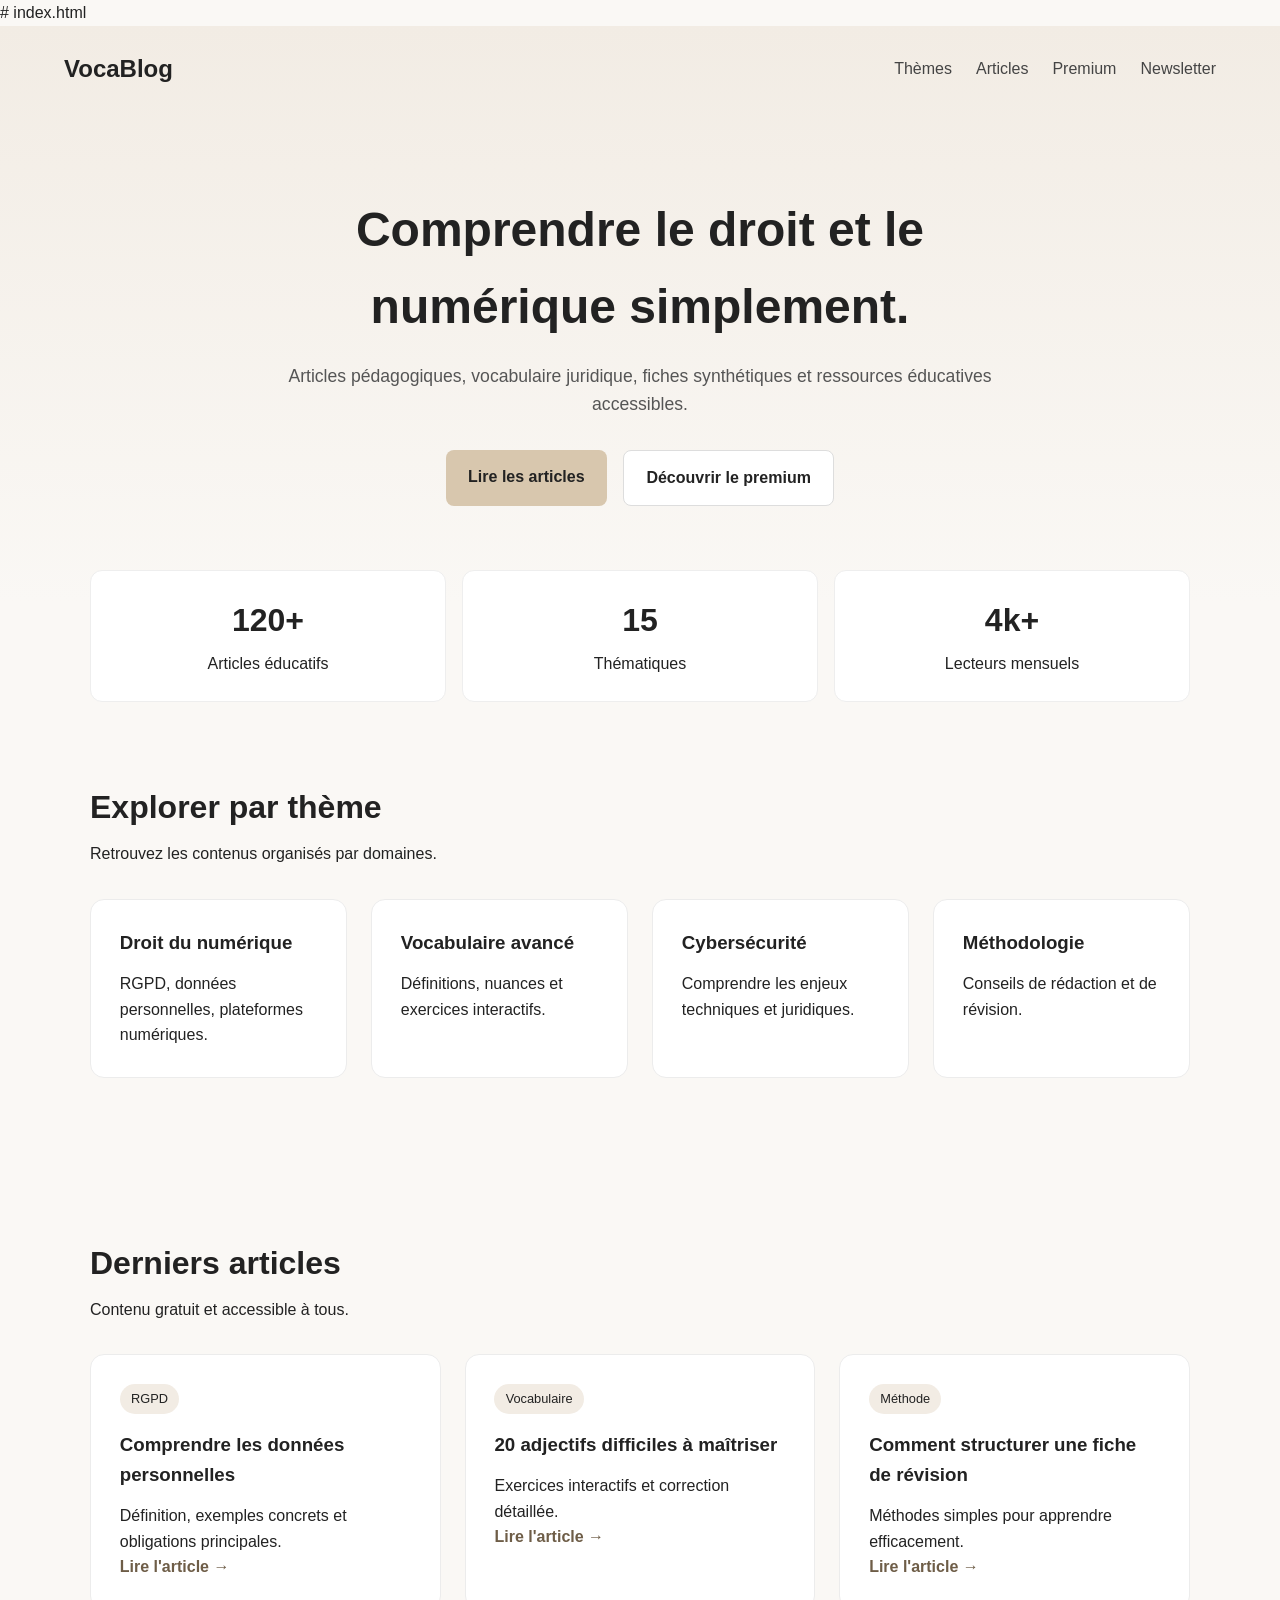
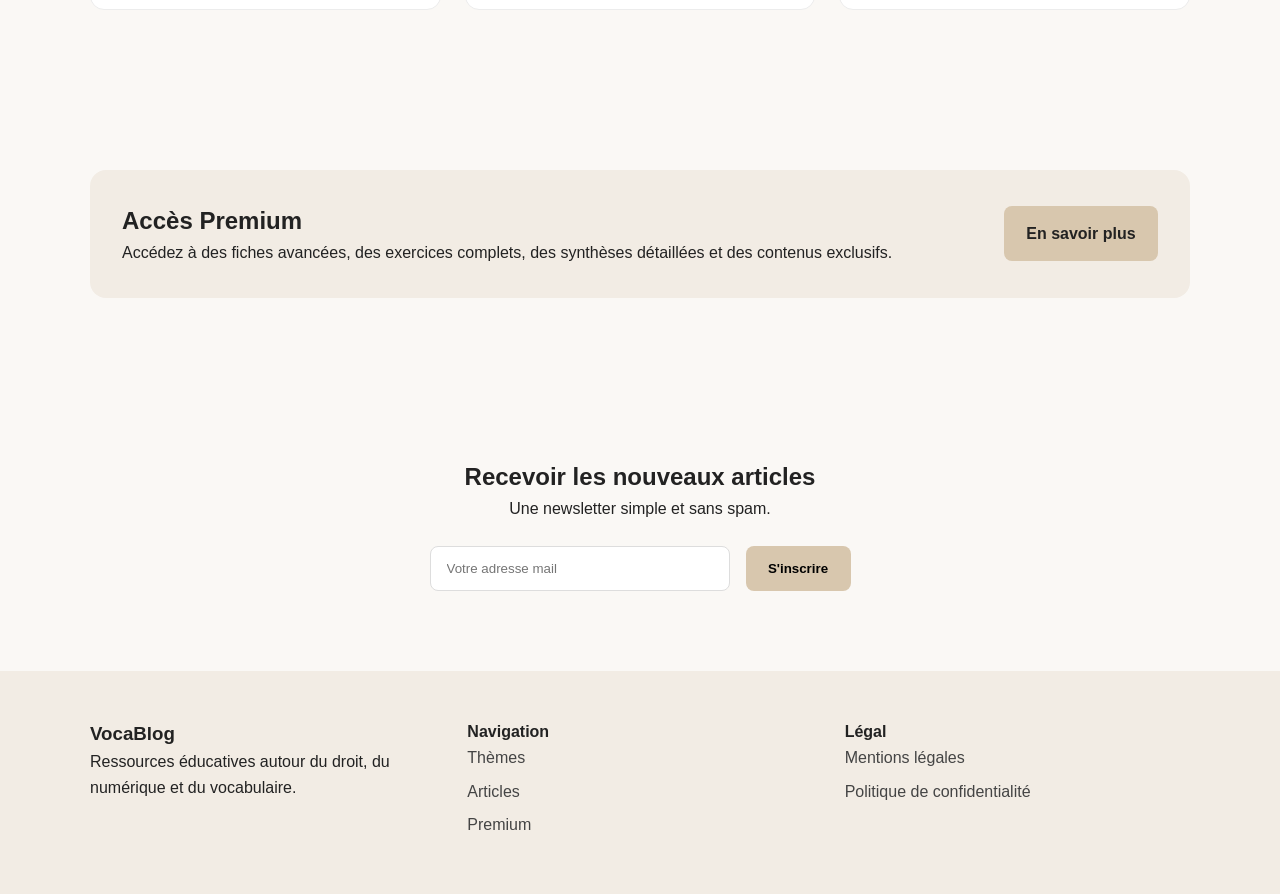
<file: index.html>
# index.html
<!DOCTYPE html>
<html lang="fr">
<head>
  <meta charset="UTF-8">
  <meta name="viewport" content="width=device-width, initial-scale=1.0">
  <title>VocaBlog</title>
  <link rel="stylesheet" href="style.css">
</head>
<body>

<header class="hero">
  <nav class="navbar">
    <div class="logo">VocaBlog</div>

    <ul class="nav-links">
      <li><a href="#themes">Thèmes</a></li>
      <li><a href="#articles">Articles</a></li>
      <li><a href="#premium">Premium</a></li>
      <li><a href="#newsletter">Newsletter</a></li>
    </ul>
  </nav>

  <div class="hero-content">
    <h1>Comprendre le droit et le numérique simplement.</h1>
    <p>
      Articles pédagogiques, vocabulaire juridique, fiches synthétiques
      et ressources éducatives accessibles.
    </p>

    <div class="hero-buttons">
      <a href="#articles" class="btn primary">Lire les articles</a>
      <a href="#premium" class="btn secondary">Découvrir le premium</a>
    </div>
  </div>
</header>

<section class="stats-section">
  <div class="container stats-grid">
    <div class="stat-card">
      <h2>120+</h2>
      <p>Articles éducatifs</p>
    </div>

    <div class="stat-card">
      <h2>15</h2>
      <p>Thématiques</p>
    </div>

    <div class="stat-card">
      <h2>4k+</h2>
      <p>Lecteurs mensuels</p>
    </div>
  </div>
</section>

<section class="themes-section" id="themes">
  <div class="container">
    <div class="section-header">
      <h2>Explorer par thème</h2>
      <p>Retrouvez les contenus organisés par domaines.</p>
    </div>

    <div class="themes-grid">

      <div class="theme-card">
        <h3>Droit du numérique</h3>
        <p>RGPD, données personnelles, plateformes numériques.</p>
      </div>

      <div class="theme-card">
        <h3>Vocabulaire avancé</h3>
        <p>Définitions, nuances et exercices interactifs.</p>
      </div>

      <div class="theme-card">
        <h3>Cybersécurité</h3>
        <p>Comprendre les enjeux techniques et juridiques.</p>
      </div>

      <div class="theme-card">
        <h3>Méthodologie</h3>
        <p>Conseils de rédaction et de révision.</p>
      </div>

    </div>
  </div>
</section>

<section class="articles-section" id="articles">
  <div class="container">
    <div class="section-header">
      <h2>Derniers articles</h2>
      <p>Contenu gratuit et accessible à tous.</p>
    </div>

    <div class="articles-grid">

      <article class="article-card">
        <span class="tag">RGPD</span>
        <h3>Comprendre les données personnelles</h3>
        <p>
          Définition, exemples concrets et obligations principales.
        </p>
        <a href="#">Lire l'article →</a>
      </article>

      <article class="article-card">
        <span class="tag">Vocabulaire</span>
        <h3>20 adjectifs difficiles à maîtriser</h3>
        <p>
          Exercices interactifs et correction détaillée.
        </p>
        <a href="#">Lire l'article →</a>
      </article>

      <article class="article-card">
        <span class="tag">Méthode</span>
        <h3>Comment structurer une fiche de révision</h3>
        <p>
          Méthodes simples pour apprendre efficacement.
        </p>
        <a href="#">Lire l'article →</a>
      </article>

    </div>
  </div>
</section>

<section class="premium-section" id="premium">
  <div class="container premium-box">
    <div>
      <h2>Accès Premium</h2>
      <p>
        Accédez à des fiches avancées, des exercices complets,
        des synthèses détaillées et des contenus exclusifs.
      </p>
    </div>

    <a href="#" class="btn primary">En savoir plus</a>
  </div>
</section>

<section class="newsletter-section" id="newsletter">
  <div class="container newsletter-box">
    <h2>Recevoir les nouveaux articles</h2>
    <p>
      Une newsletter simple et sans spam.
    </p>

    <form class="newsletter-form">
      <input type="email" placeholder="Votre adresse mail">
      <button type="submit">S'inscrire</button>
    </form>
  </div>
</section>

<footer class="footer">
  <div class="container footer-grid">

    <div>
      <h3>VocaBlog</h3>
      <p>
        Ressources éducatives autour du droit,
        du numérique et du vocabulaire.
      </p>
    </div>

    <div>
      <h4>Navigation</h4>
      <ul>
        <li><a href="#themes">Thèmes</a></li>
        <li><a href="#articles">Articles</a></li>
        <li><a href="#premium">Premium</a></li>
      </ul>
    </div>

    <div>
      <h4>Légal</h4>
      <ul>
        <li><a href="#">Mentions légales</a></li>
        <li><a href="#">Politique de confidentialité</a></li>
      </ul>
    </div>

  </div>
</footer>

</body>
</html>
</file>
<file: style.css>
* {
  margin: 0;
  padding: 0;
  box-sizing: border-box;
}

body {
  font-family: -apple-system, BlinkMacSystemFont, 'Segoe UI', Roboto, sans-serif;
  background: #faf8f5;
  color: #222;
  line-height: 1.6;
}

.container {
  width: 90%;
  max-width: 1100px;
  margin: auto;
}

.hero {
  background: linear-gradient(to bottom, #f2ece4, #faf8f5);
  padding-bottom: 4rem;
}

.navbar {
  display: flex;
  justify-content: space-between;
  align-items: center;
  padding: 1.5rem 5%;
}

.logo {
  font-size: 1.5rem;
  font-weight: 700;
}

.nav-links {
  display: flex;
  list-style: none;
  gap: 1.5rem;
}

.nav-links a {
  text-decoration: none;
  color: #444;
  transition: 0.2s;
}

.nav-links a:hover {
  color: #000;
}

.hero-content {
  text-align: center;
  padding: 5rem 1rem 2rem;
  max-width: 800px;
  margin: auto;
}

.hero-content h1 {
  font-size: 3rem;
  margin-bottom: 1rem;
}

.hero-content p {
  font-size: 1.1rem;
  color: #555;
  margin-bottom: 2rem;
}

.hero-buttons {
  display: flex;
  justify-content: center;
  gap: 1rem;
}

.btn {
  padding: 0.9rem 1.4rem;
  border-radius: 8px;
  text-decoration: none;
  font-weight: 600;
  transition: 0.2s ease;
}

.primary {
  background: #d8c7ae;
  color: #222;
}

.primary:hover {
  background: #ccb99f;
}

.secondary {
  background: white;
  border: 1px solid #ddd;
  color: #222;
}

.secondary:hover {
  background: #f5f5f5;
}

.stats-section {
  margin-top: -2rem;
}

.stats-grid {
  display: grid;
  grid-template-columns: repeat(auto-fit, minmax(180px, 1fr));
  gap: 1rem;
}

.stat-card {
  background: white;
  padding: 1.5rem;
  border-radius: 12px;
  text-align: center;
  border: 1px solid #eee;
}

.stat-card h2 {
  font-size: 2rem;
  margin-bottom: 0.3rem;
}

.section-header {
  margin-bottom: 2rem;
}

.section-header h2 {
  font-size: 2rem;
  margin-bottom: 0.5rem;
}

.themes-section,
.articles-section,
.newsletter-section,
.premium-section {
  padding: 5rem 0;
}

.themes-grid,
.articles-grid {
  display: grid;
  grid-template-columns: repeat(auto-fit, minmax(250px, 1fr));
  gap: 1.5rem;
}

.theme-card,
.article-card {
  background: white;
  padding: 1.8rem;
  border-radius: 14px;
  border: 1px solid #ececec;
  transition: transform 0.2s ease;
}

.theme-card:hover,
.article-card:hover {
  transform: translateY(-4px);
}

.theme-card h3,
.article-card h3 {
  margin-bottom: 0.8rem;
}

.article-card a {
  text-decoration: none;
  color: #6e5d47;
  font-weight: 600;
}

.tag {
  display: inline-block;
  margin-bottom: 1rem;
  background: #f2ece4;
  padding: 0.3rem 0.7rem;
  border-radius: 999px;
  font-size: 0.8rem;
}

.premium-box {
  background: #f2ece4;
  border-radius: 16px;
  padding: 2rem;
  display: flex;
  justify-content: space-between;
  align-items: center;
  gap: 2rem;
}

.newsletter-box {
  text-align: center;
}

.newsletter-form {
  display: flex;
  justify-content: center;
  gap: 1rem;
  margin-top: 1.5rem;
  flex-wrap: wrap;
}

.newsletter-form input {
  padding: 0.9rem 1rem;
  width: 300px;
  border-radius: 8px;
  border: 1px solid #ddd;
}

.newsletter-form button {
  padding: 0.9rem 1.4rem;
  border: none;
  border-radius: 8px;
  background: #d8c7ae;
  cursor: pointer;
  font-weight: 600;
}

.footer {
  background: #f2ece4;
  padding: 3rem 0;
}

.footer-grid {
  display: grid;
  grid-template-columns: repeat(auto-fit, minmax(220px, 1fr));
  gap: 2rem;
}

.footer ul {
  list-style: none;
}

.footer a {
  text-decoration: none;
  color: #444;
}

.footer li {
  margin-bottom: 0.5rem;
}

@media (max-width: 768px) {

  .navbar {
    flex-direction: column;
    gap: 1rem;
  }

  .hero-content h1 {
    font-size: 2.2rem;
  }

  .hero-buttons {
    flex-direction: column;
  }

  .premium-box {
    flex-direction: column;
    text-align: center;
  }

}
</file>
